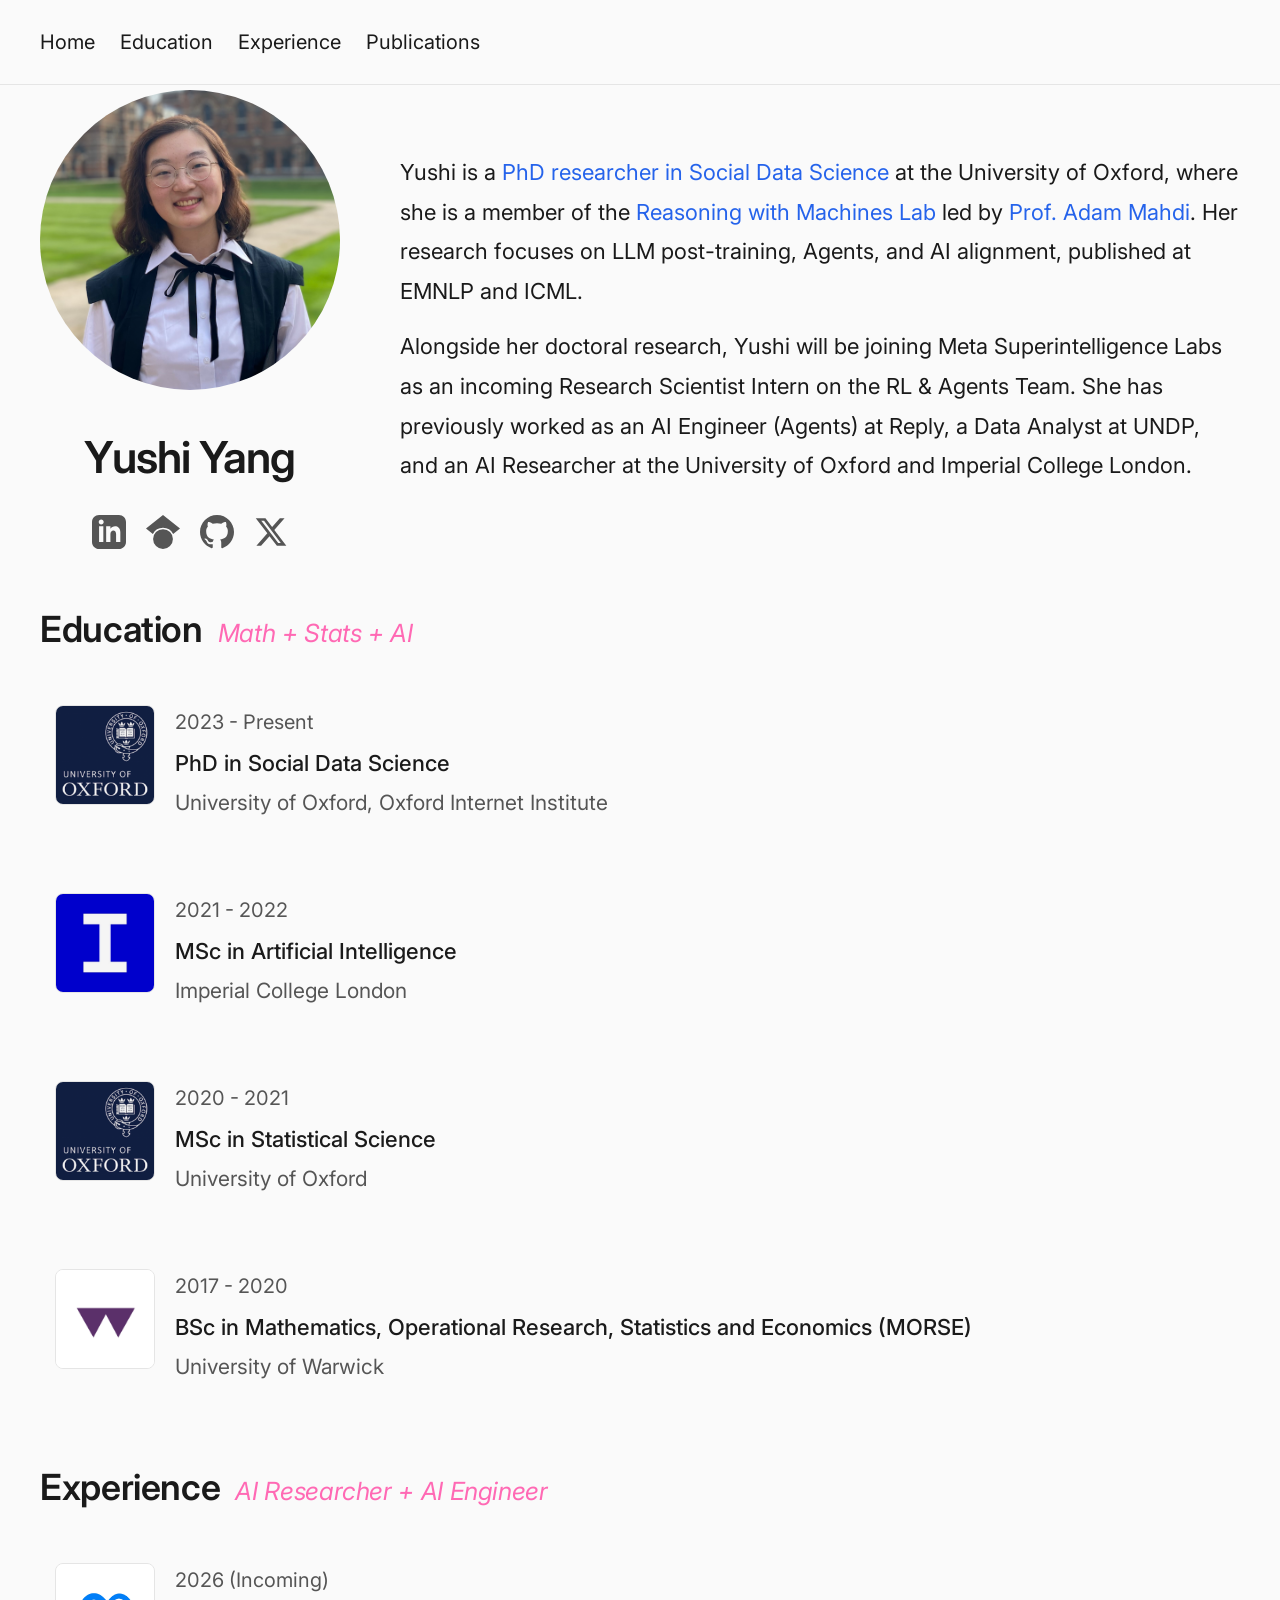
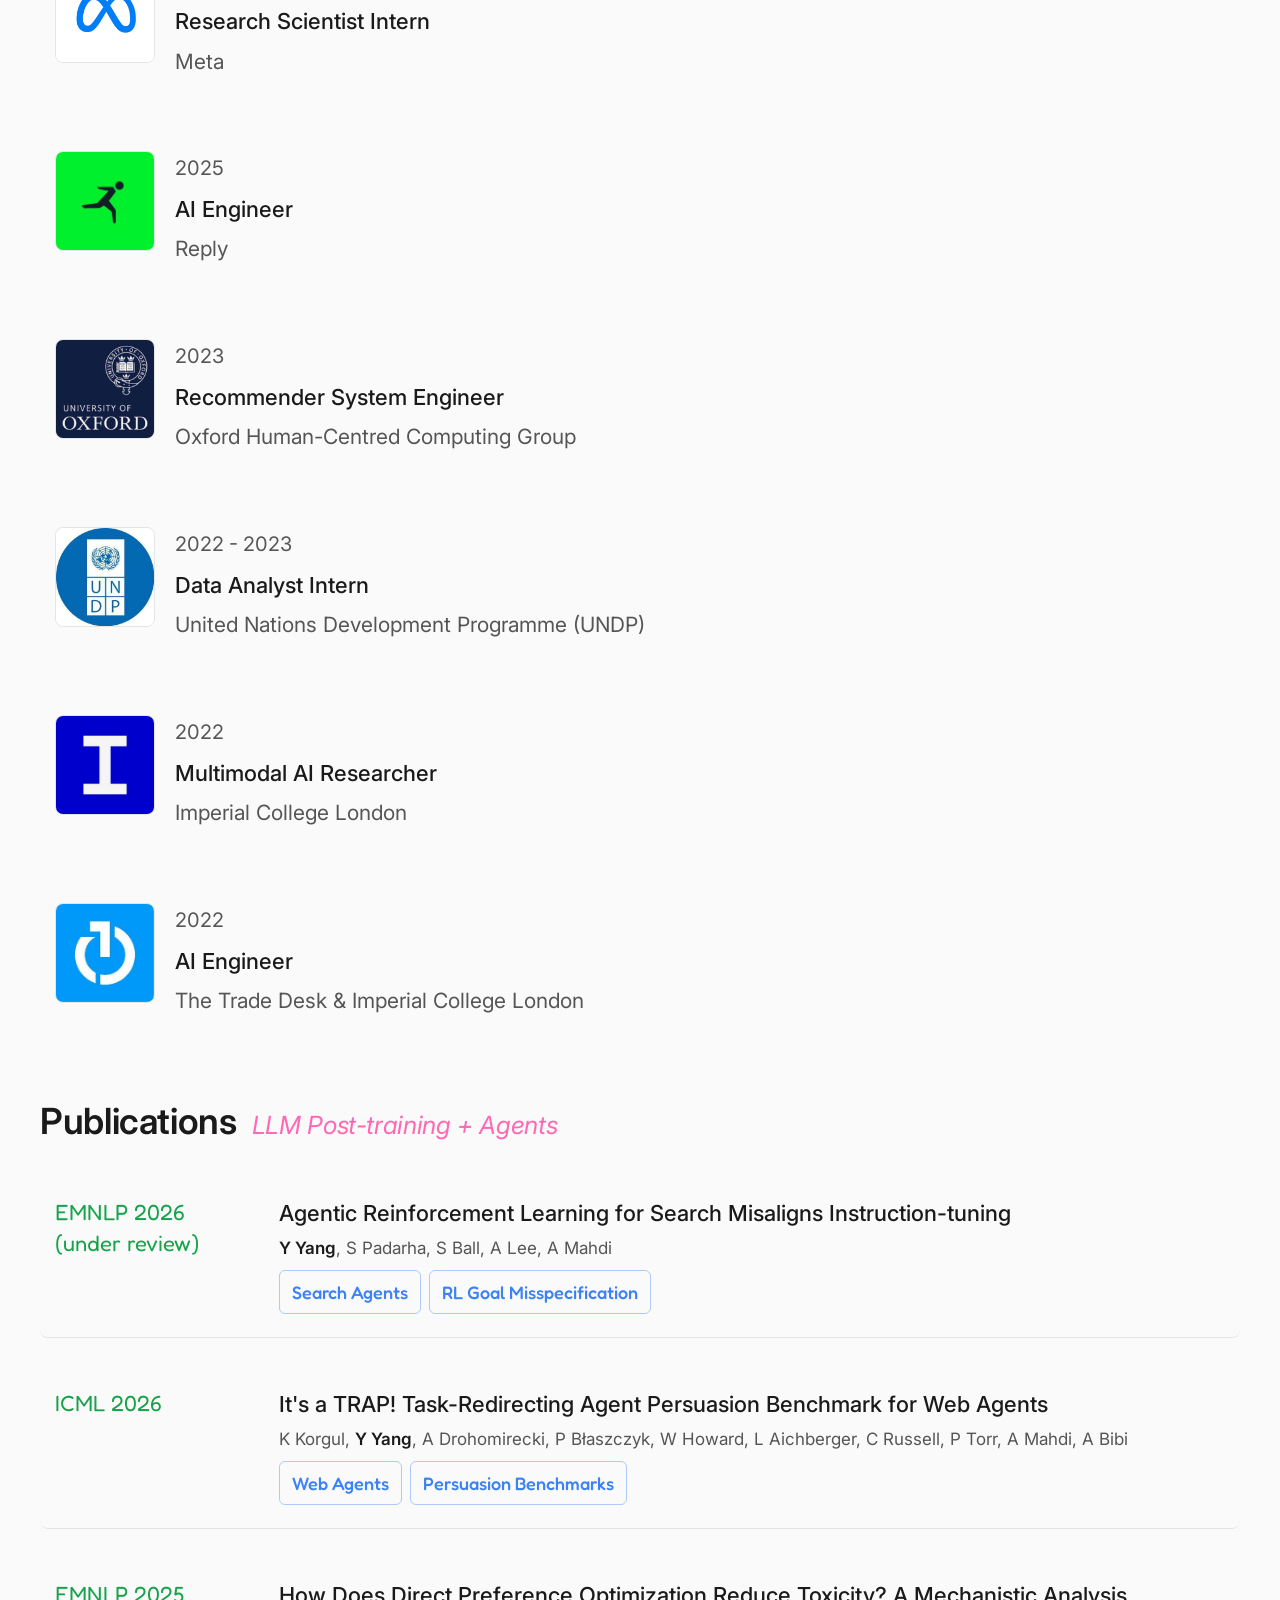
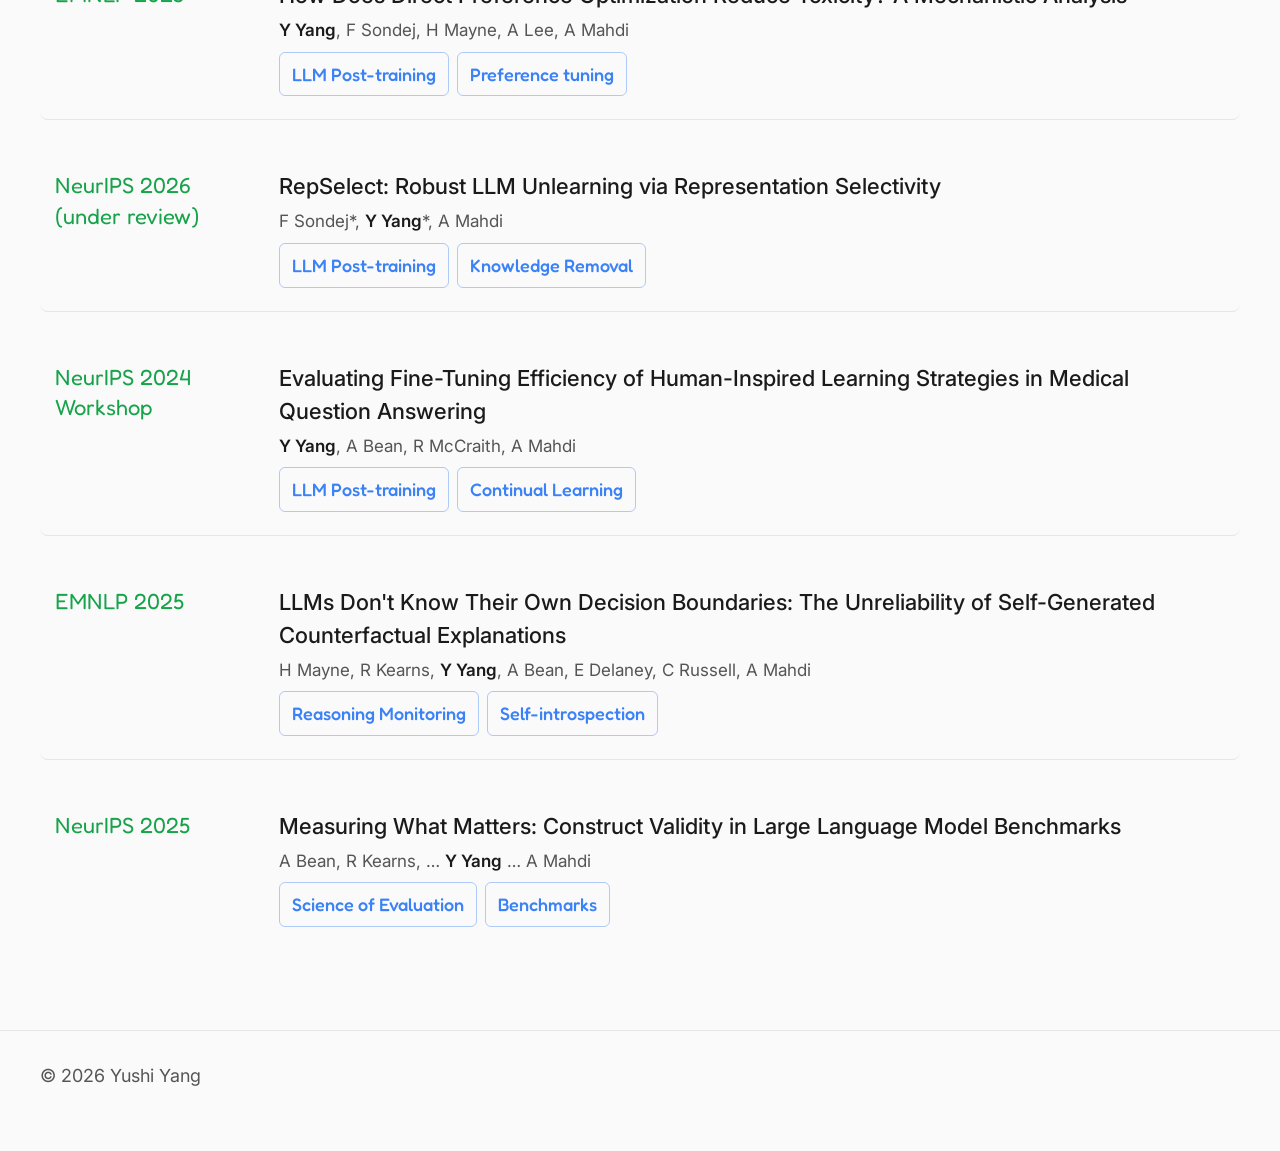
<file: index.html>
<!DOCTYPE html>
<html lang="en">
<head>
    <meta charset="UTF-8">
    <meta name="viewport" content="width=device-width, initial-scale=1.0">
    <title>Yushi Yang</title>
    <meta name="description" content="Yushi Yang - PhD student in Social Data Science at the Oxford Internet Institute, University of Oxford. Research in LLM post-training, agents, and technical AI safety.">
    <link rel="canonical" href="https://yushi-y.github.io/">
    <link rel="icon" type="image/png" href="favicon.png">
    <link rel="apple-touch-icon" href="favicon.png">
    <link rel="stylesheet" href="styles.css">
    <link rel="preconnect" href="https://fonts.googleapis.com">
    <link rel="preconnect" href="https://fonts.gstatic.com" crossorigin>
    <link href="https://fonts.googleapis.com/css2?family=Inter:wght@300;400;500;600;700&family=Fredoka:wght@400;500;600&display=swap" rel="stylesheet">
</head>
<body>
    <!-- Navigation Bar -->
    <nav class="navbar">
        <div class="nav-content">
            <div class="nav-links">
                <a href="#about">Home</a>
                <a href="#education">Education</a>
                <a href="#experience">Experience</a>
                <a href="#publications">Publications</a>
            </div>
        </div>
    </nav>

    <main class="container">
        <!-- Header Section with Profile and Summary -->
        <div class="header-section">
            <div class="profile-section">
                <!-- Profile Photo -->
                <div class="profile-photo">
                    <img src="profile.png" alt="Yushi Yang">
                </div>

                <!-- Name -->
                <h1 class="name">Yushi Yang</h1>

                <!-- Social Links -->
                <div class="social-links">
                    <a href="https://www.linkedin.com/in/yushiyang514/" target="_blank" aria-label="LinkedIn">
                        <svg width="28" height="28" viewBox="0 0 24 24" fill="currentColor">
                            <path d="M19 0h-14c-2.761 0-5 2.239-5 5v14c0 2.761 2.239 5 5 5h14c2.762 0 5-2.239 5-5v-14c0-2.761-2.238-5-5-5zm-11 19h-3v-11h3v11zm-1.5-12.268c-.966 0-1.75-.79-1.75-1.764s.784-1.764 1.75-1.764 1.75.79 1.75 1.764-.783 1.764-1.75 1.764zm13.5 12.268h-3v-5.604c0-3.368-4-3.113-4 0v5.604h-3v-11h3v1.765c1.396-2.586 7-2.777 7 2.476v6.759z"/>
                        </svg>
                    </a>
                    <a href="https://scholar.google.com/citations?user=9PnIwnYAAAAJ&hl=en" target="_blank" aria-label="Google Scholar">
                        <svg width="28" height="28" viewBox="0 0 24 24" fill="currentColor">
                            <path d="M12 24a7 7 0 1 1 0-14 7 7 0 0 1 0 14zm0-24L0 9.5l4.838 3.94A8 8 0 0 1 12 9a8 8 0 0 1 7.162 4.44L24 9.5z"/>
                        </svg>
                    </a>
                    <a href="https://github.com/Yushi-Y" target="_blank" aria-label="GitHub">
                        <svg width="28" height="28" viewBox="0 0 24 24" fill="currentColor">
                            <path d="M12 0c-6.626 0-12 5.373-12 12 0 5.302 3.438 9.8 8.207 11.387.599.111.793-.261.793-.577v-2.234c-3.338.726-4.033-1.416-4.033-1.416-.546-1.387-1.333-1.756-1.333-1.756-1.089-.745.083-.729.083-.729 1.205.084 1.839 1.237 1.839 1.237 1.07 1.834 2.807 1.304 3.492.997.107-.775.418-1.305.762-1.604-2.665-.305-5.467-1.334-5.467-5.931 0-1.311.469-2.381 1.236-3.221-.124-.303-.535-1.524.117-3.176 0 0 1.008-.322 3.301 1.23.957-.266 1.983-.399 3.003-.404 1.02.005 2.047.138 3.006.404 2.291-1.552 3.297-1.23 3.297-1.23.653 1.653.242 2.874.118 3.176.77.84 1.235 1.911 1.235 3.221 0 4.609-2.807 5.624-5.479 5.921.43.372.823 1.102.823 2.222v3.293c0 .319.192.694.801.576 4.765-1.589 8.199-6.086 8.199-11.386 0-6.627-5.373-12-12-12z"/>
                        </svg>
                    </a>
                    <a href="https://x.com/YushiYang0" target="_blank" aria-label="X">
                        <svg width="28" height="28" viewBox="0 0 24 24" fill="currentColor">
                            <path d="M18.244 2.25h3.308l-7.227 8.26 8.502 11.24H16.17l-5.214-6.817L4.99 21.75H1.68l7.73-8.835L1.254 2.25H8.08l4.713 6.231zm-1.161 17.52h1.833L7.084 4.126H5.117z"/>
                        </svg>
                    </a>
                </div>
            </div>

            <!-- Summary Section -->
            <div class="summary-section">
                <p class="intro-text">
                    Yushi is a <a href="https://www.oii.ox.ac.uk/people/profiles/yushi-yang/" target="_blank">PhD researcher in Social Data Science</a> at the University of Oxford, where she is a member of the <a href="https://oxrml.com/index.html" target="_blank">Reasoning with Machines Lab</a> led by <a href="https://www.oii.ox.ac.uk/people/profiles/adam-mahdi/" target="_blank">Prof. Adam Mahdi</a>. Her research focuses on LLM post-training, Agents, and AI alignment, published at EMNLP and ICML.
                </p>
                <p class="intro-text">
                    Alongside her doctoral research, Yushi will be joining Meta Superintelligence Labs as an incoming Research Scientist Intern on the RL & Agents Team. She has previously worked as an AI Engineer (Agents) at Reply, a Data Analyst at UNDP, and an AI Researcher at the University of Oxford and Imperial College London.
                </p>
            </div>
        </div>

        <!-- Education Section -->
        <section id="education" class="section">
            <h2><span class="section-title">Education</span><span class="section-hint">Math + Stats + AI</span></h2>
            <div class="timeline-item">
                <div class="timeline-logo">
                    <img src="logos/oxford.png" alt="Oxford">
                </div>
                <div class="timeline-content">
                    <p class="timeline-date">2023 - Present</p>
                    <p class="timeline-title">PhD in Social Data Science</p>
                    <p class="timeline-detail">University of Oxford, Oxford Internet Institute</p>
                    <p class="timeline-description">Oxford Internet Institute Scholarship for Exceptional Merit</p>
                </div>
            </div>
            <div class="timeline-item">
                <div class="timeline-logo">
                    <img src="logos/imperial.jpg" alt="Imperial">
                </div>
                <div class="timeline-content">
                    <p class="timeline-date">2021 - 2022</p>
                    <p class="timeline-title">MSc in Artificial Intelligence</p>
                    <p class="timeline-detail">Imperial College London</p>
                    <p class="timeline-description">Software Engineering Project Corporate Partnership Prize (87/100)</p>
                </div>
            </div>
            <div class="timeline-item">
                <div class="timeline-logo">
                    <img src="logos/oxford.png" alt="Oxford">
                </div>
                <div class="timeline-content">
                    <p class="timeline-date">2020 - 2021</p>
                    <p class="timeline-title">MSc in Statistical Science</p>
                    <p class="timeline-detail">University of Oxford</p>
                    <p class="timeline-description">Thesis Estimating Romania Modern Slavery Rates</p>
                </div>
            </div>
            <div class="timeline-item">
                <div class="timeline-logo">
                    <img src="logos/warwick.png" alt="Warwick">
                </div>
                <div class="timeline-content">
                    <p class="timeline-date">2017 - 2020</p>
                    <p class="timeline-title">BSc in Mathematics, Operational Research, Statistics and Economics (MORSE)</p>
                    <p class="timeline-detail">University of Warwick</p>
                    <p class="timeline-description">Academic Excellence Prizes 2018 & 2019 (Top 1% and 3%)</p>
                </div>
            </div>
        </section>

        <!-- Experience Section -->
        <section id="experience" class="section">
            <h2><span class="section-title">Experience</span><span class="section-hint">AI Researcher + AI Engineer</span></h2>
            <div class="timeline-item">
                <div class="timeline-logo">
                    <img src="logos/meta.webp" alt="Meta">
                </div>
                <div class="timeline-content">
                    <p class="timeline-date">2026 (Incoming)</p>
                    <p class="timeline-title">Research Scientist Intern</p>
                    <p class="timeline-detail">Meta</p>
                    <p class="timeline-description">RL & Agents Team at Meta Superintelligence Labs</p>
                </div>
            </div>
            <div class="timeline-item">
                <div class="timeline-logo">
                    <img src="logos/reply.jpg" alt="Reply">
                </div>
                <div class="timeline-content">
                    <p class="timeline-date">2025</p>
                    <p class="timeline-title">AI Engineer</p>
                    <p class="timeline-detail">Reply</p>
                    <p class="timeline-description">Develop multi-agent systems for automative, aviation, banking clients</p>
                </div>
            </div>
            <div class="timeline-item">
                <div class="timeline-logo">
                    <img src="logos/oxford.png" alt="Oxford">
                </div>
                <div class="timeline-content">
                    <p class="timeline-date">2023</p>
                    <p class="timeline-title">Recommender System Engineer</p>
                    <p class="timeline-detail">Oxford Human-Centred Computing Group</p>
                    <p class="timeline-description">Built collaborative filtering for movie recommendations on a decentralised data platform</p>
                </div>
            </div>
            <div class="timeline-item">
                <div class="timeline-logo">
                    <img src="logos/undp.jpg" alt="UNDP">
                </div>
                <div class="timeline-content">
                    <p class="timeline-date">2022 - 2023</p>
                    <p class="timeline-title">Data Analyst Intern</p>
                    <p class="timeline-detail">United Nations Development Programme (UNDP)</p>
                    <p class="timeline-description">Automated knowledge entity mapping on Microsoft Viva Topics for UN projects</p>
                </div>
            </div>
            <div class="timeline-item">
                <div class="timeline-logo">
                    <img src="logos/imperial.jpg" alt="Imperial">
                </div>
                <div class="timeline-content">
                    <p class="timeline-date">2022</p>
                    <p class="timeline-title">Multimodal AI Researcher</p>
                    <p class="timeline-detail">Imperial College London</p>
                    <p class="timeline-description">Trained visual-language models to classify viewer emotions to artworks</p>
                </div>
            </div>
            <div class="timeline-item">
                <div class="timeline-logo">
                    <img src="logos/tradedesk.jpg" alt="Trade Desk">
                </div>
                <div class="timeline-content">
                    <p class="timeline-date">2022</p>
                    <p class="timeline-title">AI Engineer</p>
                    <p class="timeline-detail">The Trade Desk & Imperial College London</p>
                    <p class="timeline-description">Built BERT-based Python package for brand sentiment analysis in public news deployed to AWS</p>
                </div>
            </div>
        </section>

        <!-- Publications Section -->
        <section id="publications" class="section">
            <h2><span class="section-title">Publications</span><span class="section-hint">LLM Post-training + Agents</span></h2>
            <a href="https://arxiv.org/abs/2510.17431" target="_blank" class="publication-item">
                <div class="publication-main">
                    <p class="publication-venue"><span class="venue-box">EMNLP 2026<br>(under review)</span></p>
                    <div class="publication-info">
                        <p class="publication-title">Agentic Reinforcement Learning for Search Misaligns Instruction-tuning</p>
                        <p class="publication-authors"><strong>Y Yang</strong>, S Padarha, S Ball, A Lee, A Mahdi</p>
                        <div class="publication-tags">
                            <span class="pub-tag">Search Agents</span>
                            <span class="pub-tag">RL Goal Misspecification</span>
                        </div>
                        <p class="publication-description">Agentic RL induces multi-step harmful searches, but a simple representation-aware RL penalty restores benign search behaviour.</p>
                        <img class="publication-figure" src="paper_figures/Agentic%20RL.png" alt="Agentic Reinforcement Learning for Search figure">
                    </div>
                </div>
            </a>
            <a href="https://arxiv.org/abs/2512.23128" target="_blank" class="publication-item">
                <div class="publication-main">
                    <p class="publication-venue"><span class="venue-box">ICML 2026</span></p>
                    <div class="publication-info">
                        <p class="publication-title">It's a TRAP! Task-Redirecting Agent Persuasion Benchmark for Web Agents</p>
                        <p class="publication-authors">K Korgul, <strong>Y Yang</strong>, A Drohomirecki, P Błaszczyk, W Howard, L Aichberger, C Russell, P Torr, A Mahdi, A Bibi</p>
                        <div class="publication-tags">
                            <span class="pub-tag">Web Agents</span>
                            <span class="pub-tag">Persuasion Benchmarks</span>
                        </div>
                        <p class="publication-description">Web agents can be hijacked to unreliably execute tasks on the web.</p>
                        <img class="publication-figure" src="paper_figures/TRAP.png" alt="It's a TRAP! figure">
                    </div>
                </div>
            </a>
            <a href="https://aclanthology.org/2025.emnlp-main.1501/" target="_blank" class="publication-item">
                <div class="publication-main">
                    <p class="publication-venue"><span class="venue-box">EMNLP 2025</span></p>
                    <div class="publication-info">
                        <p class="publication-title">How Does Direct Preference Optimization Reduce Toxicity? A Mechanistic Analysis</p>
                        <p class="publication-authors"><strong>Y Yang</strong>, F Sondej, H Mayne, A Lee, A Mahdi</p>
                        <div class="publication-tags">
                            <span class="pub-tag">LLM Post-training</span>
                            <span class="pub-tag">Preference tuning</span>
                        </div>
                        <p class="publication-description">DPO's preference tuning can be replicated training-free via activation editing in MLPs.</p>
                        <img class="publication-figure figure-90" src="paper_figures/DPO.png" alt="How Does DPO Reduce Toxicity figure">
                    </div>
                </div>
            </a>
            <a href="https://arxiv.org/abs/2509.11816" target="_blank" class="publication-item">
                <div class="publication-main">
                    <p class="publication-venue"><span class="venue-box">NeurIPS 2026<br>(under review)</span></p>
                    <div class="publication-info">
                        <p class="publication-title">RepSelect: Robust LLM Unlearning via Representation Selectivity</p>
                        <p class="publication-authors">F Sondej*, <strong>Y Yang</strong>*, A Mahdi</p>
                        <div class="publication-tags">
                            <span class="pub-tag">LLM Post-training</span>
                            <span class="pub-tag">Knowledge Removal</span>
                        </div>
                        <p class="publication-description">Restricting weight updates to forget-specific directions gives robust LLM knowledge removal.</p>
                        <img class="publication-figure figure-85" src="paper_figures/Unlearning.png" alt="RepSelect unlearning figure">
                    </div>
                </div>
            </a>
            <a href="https://arxiv.org/abs/2408.07888" target="_blank" class="publication-item">
                <div class="publication-main">
                    <p class="publication-venue"><span class="venue-box">NeurIPS 2024 Workshop</span></p>
                    <div class="publication-info">
                        <p class="publication-title">Evaluating Fine-Tuning Efficiency of Human-Inspired Learning Strategies in Medical Question Answering</p>
                        <p class="publication-authors"><strong>Y Yang</strong>, A Bean, R McCraith, A Mahdi</p>
                        <div class="publication-tags">
                            <span class="pub-tag">LLM Post-training</span>
                            <span class="pub-tag">Continual Learning</span>
                        </div>
                        <p class="publication-description">Curriculum learning in SFT improves medical QA accuracy by 2%</p>
                        <img class="publication-figure figure-95" src="paper_figures/curriculum.png" alt="Curriculum learning figure">
                    </div>
                </div>
            </a>
            <a href="https://aclanthology.org/2025.emnlp-main.1231.pdf" target="_blank" class="publication-item">
                <div class="publication-main">
                    <p class="publication-venue"><span class="venue-box">EMNLP 2025</span></p>
                    <div class="publication-info">
                        <p class="publication-title">LLMs Don't Know Their Own Decision Boundaries: The Unreliability of Self-Generated Counterfactual Explanations</p>
                        <p class="publication-authors">H Mayne, R Kearns, <strong>Y Yang</strong>, A Bean, E Delaney, C Russell, A Mahdi</p>
                        <div class="publication-tags">
                            <span class="pub-tag">Reasoning Monitoring</span>
                            <span class="pub-tag">Self-introspection</span>
                        </div>
                        <p class="publication-description">LLMs do not reliably self-predict the key determinants of their high-stakes decisions.</p>
                        <img class="publication-figure figure-85" src="paper_figures/counterfactual.png" alt="Counterfactual explanations figure">
                    </div>
                </div>
            </a>
            <a href="https://arxiv.org/abs/2511.04703" target="_blank" class="publication-item">
                <div class="publication-main">
                    <p class="publication-venue"><span class="venue-box">NeurIPS 2025</span></p>
                    <div class="publication-info">
                        <p class="publication-title">Measuring What Matters: Construct Validity in Large Language Model Benchmarks</p>
                        <p class="publication-authors">A Bean, R Kearns, … <strong>Y Yang</strong> … A Mahdi</p>
                        <div class="publication-tags">
                            <span class="pub-tag">Science of Evaluation</span>
                            <span class="pub-tag">Benchmarks</span>
                        </div>
                        <p class="publication-description">A wide range of LLM benchmarks do not measure what they claim.</p>
                        <img class="publication-figure" src="paper_figures/construct_validity.png" alt="Construct validity figure">
                    </div>
                </div>
            </a>
        </section>

    </main>

    <footer>
        <p>&copy; 2026 Yushi Yang</p>
    </footer>
</body>
</html>
</file>
<file: styles.css>
* {
    margin: 0;
    padding: 0;
    box-sizing: border-box;
}

:root {
    --bg-color: #fafafa;
    --text-color: #1a1a1a;
    --light-text: #555555;
    --link-color: #2563eb;
    --link-hover: #1d4ed8;
}

html {
    scroll-behavior: smooth;
}

body {
    font-family: 'Inter', -apple-system, BlinkMacSystemFont, 'Segoe UI', Roboto, sans-serif;
    line-height: 1.7;
    color: var(--text-color);
    background-color: var(--bg-color);
    font-size: 22px;
    padding-top: 90px;
    padding-bottom: 60px;
}

/* Navigation Bar */
.navbar {
    position: fixed;
    top: 0;
    left: 0;
    right: 0;
    background-color: var(--bg-color);
    border-bottom: 1px solid rgba(45, 45, 45, 0.1);
    padding: 25px 0;
    z-index: 1000;
}

.nav-content {
    max-width: 1300px;
    margin: 0 auto;
    padding: 0 40px;
    display: flex;
    justify-content: space-between;
    align-items: center;
}

.nav-links {
    display: flex;
    gap: 25px;
}

.nav-links a {
    color: var(--text-color);
    text-decoration: none;
    font-size: 20px;
    font-weight: 400;
    transition: color 0.2s ease;
}

.nav-links a:hover {
    color: var(--link-color);
}

.cv-button {
    background-color: var(--text-color);
    color: var(--bg-color);
    padding: 12px 24px;
    border-radius: 6px;
    text-decoration: none;
    font-size: 20px;
    font-weight: 500;
    transition: background-color 0.2s ease;
}

.cv-button:hover {
    background-color: var(--link-color);
}

/* Container */
.container {
    max-width: 1300px;
    margin: 0 auto;
    padding: 0 40px;
}

/* Header Section */
.header-section {
    display: flex;
    gap: 60px;
    align-items: center;
    margin-bottom: 50px;
}

.profile-section {
    flex-shrink: 0;
    display: flex;
    flex-direction: column;
    align-items: center;
}

.summary-section {
    flex: 1;
    display: flex;
    flex-direction: column;
    gap: 16px;
    justify-content: center;
    align-items: flex-start;
}

/* Profile Photo */
.profile-photo {
    width: 300px;
    height: 300px;
    margin: 0 0 30px 0;
    border-radius: 50%;
    overflow: hidden;
}

.profile-photo img {
    width: 100%;
    height: 100%;
    object-fit: cover;
}

/* Name */
.name {
    font-size: 44px;
    font-weight: 600;
    color: var(--text-color);
    margin-bottom: 20px;
    letter-spacing: -0.02em;
    text-align: center;
}

/* Social Links */
.social-links {
    display: flex;
    gap: 20px;
    justify-content: center;
}

.social-links a {
    color: var(--light-text);
    transition: color 0.2s ease;
    display: flex;
    align-items: center;
    justify-content: center;
}

.social-links a:hover {
    color: var(--text-color);
}

.social-links a svg {
    width: 34px;
    height: 34px;
}

/* Section */
.section {
    margin-bottom: 50px;
}

.section h2 {
    font-size: 36px;
    font-weight: 600;
    color: var(--text-color);
    margin-bottom: 30px;
    letter-spacing: -0.01em;
    position: relative;
    display: inline-block;
}

.section-title {
    display: inline-block;
}

.section-hint {
    opacity: 1;
    margin-left: 15px;
    font-size: 25px;
    font-weight: 400;
    color: #ff69b4;
    font-style: italic;
    transition: opacity 0.3s ease;
}

.section h2:hover .section-hint {
    opacity: 1;
}

.section-intro {
    font-size: 20px;
    line-height: 1.7;
    color: var(--light-text);
    margin-bottom: 30px;
}

/* Intro Text */
.intro-text {
    font-size: 22px;
    line-height: 1.8;
    color: var(--text-color);
    margin-bottom: 0;
}

.intro-text a {
    color: var(--link-color);
    text-decoration: none;
    transition: color 0.2s ease;
}

.intro-text a:hover {
    color: var(--link-hover);
}

/* Timeline Items (for Education and Positions) */
.timeline-item {
    display: flex;
    gap: 20px;
    margin-bottom: 35px;
    align-items: flex-start;
    padding: 15px;
    border-radius: 8px;
    transition: background-color 0.3s ease, transform 0.2s ease;
    cursor: pointer;
}

.timeline-item:hover {
    background-color: rgba(37, 99, 235, 0.05);
    transform: translateX(5px);
}

.timeline-item:last-child {
    margin-bottom: 0;
}

.timeline-logo {
    flex-shrink: 0;
    width: 100px;
    height: 100px;
    border-radius: 8px;
    overflow: hidden;
    background-color: #ffffff;
    border: 1px solid #e5e5e5;
    display: flex;
    align-items: center;
    justify-content: center;
    padding: 0;
}

.timeline-logo img {
    width: 100%;
    height: 100%;
    object-fit: cover;
}

.timeline-content {
    flex: 1;
}

.timeline-date {
    font-size: 20px;
    color: var(--light-text);
    margin-bottom: 6px;
    display: block;
}

.timeline-title {
    font-size: 22px;
    font-weight: 500;
    color: var(--text-color);
    margin-bottom: 4px;
    display: block;
}

.timeline-detail {
    font-size: 21px;
    color: var(--light-text);
    margin: 0;
    line-height: 1.6;
}

.timeline-description {
    font-family: 'Fredoka', 'Inter', sans-serif;
    font-size: 19px;
    color: #6ba3f0;
    margin-top: 8px;
    line-height: 1.6;
    opacity: 0;
    max-height: 0;
    overflow: hidden;
    transition: opacity 0.3s ease, max-height 0.3s ease, margin-top 0.3s ease;
}

.timeline-item:hover .timeline-description {
    opacity: 1;
    max-height: 100px;
    margin-top: 8px;
}

/* Award Items (no logos) */
.award-item {
    margin-bottom: 30px;
}

.award-item:last-child {
    margin-bottom: 0;
}

.award-item .timeline-date,
.award-item .timeline-title,
.award-item .timeline-detail {
    display: block;
}

.award-item .timeline-date {
    font-size: 20px;
    color: var(--light-text);
    margin-bottom: 6px;
}

.award-item .timeline-title {
    font-size: 22px;
    font-weight: 500;
    color: var(--text-color);
    margin-bottom: 4px;
}

.award-item .timeline-detail {
    font-size: 21px;
    color: var(--light-text);
    margin: 0;
    line-height: 1.6;
}

/* Publication Items */
.publication-item {
    display: block;
    text-decoration: none;
    color: inherit;
    margin-bottom: 35px;
    padding-bottom: 35px;
    border-bottom: 1px solid rgba(45, 45, 45, 0.1);
    padding: 15px;
    border-radius: 8px;
    transition: background-color 0.3s ease, transform 0.2s ease;
    cursor: pointer;
}

.publication-item:hover {
    background-color: rgba(37, 99, 235, 0.05);
    transform: translateX(5px);
}

.publication-item:last-child {
    border-bottom: none;
    padding-bottom: 15px;
    margin-bottom: 0;
}

.publication-main {
    display: flex;
    justify-content: flex-start;
    align-items: flex-start;
    gap: 24px;
}

.publication-tags {
    display: flex;
    flex-direction: row;
    flex-wrap: wrap;
    gap: 8px;
    margin-top: 8px;
}

.pub-tag {
    font-family: 'Fredoka', 'Inter', sans-serif;
    font-size: 18px;
    font-weight: 500;
    color: #3b82f6;
    background-color: transparent;
    border: 1px solid rgba(59, 130, 246, 0.4);
    padding: 6px 12px;
    border-radius: 6px;
    text-align: center;
}

.publication-info {
    flex: 1;
}

.publication-authors {
    font-size: 17px;
    color: var(--light-text);
    margin-top: 6px;
    line-height: 1.5;
}

.publication-authors strong {
    color: var(--text-color);
    font-weight: 600;
}

.publication-date {
    font-size: 20px;
    color: var(--light-text);
    margin-bottom: 8px;
    display: block;
}

.publication-title {
    font-size: 22px;
    font-weight: 500;
    color: var(--text-color);
    margin-bottom: 4px;
    line-height: 1.5;
    display: block;
}

.publication-venue {
    font-family: 'Fredoka', 'Inter', sans-serif;
    font-size: 22px;
    color: #16a34a;
    font-weight: 400;
    line-height: 1.4;
    flex-shrink: 0;
    width: 200px;
    margin: 0;
}

.venue-box {
    display: inline-block;
    text-align: left;
}

.publication-description {
    font-size: 19px;
    color: #ff8c42;
    line-height: 1.6;
    margin-top: 8px;
    font-style: italic;
    opacity: 0;
    max-height: 0;
    overflow: hidden;
    transition: opacity 0.3s ease, max-height 0.3s ease, margin-top 0.3s ease;
}

.publication-item:hover .publication-description {
    opacity: 1;
    max-height: 100px;
    margin-top: 8px;
}

.publication-figure {
    display: block;
    width: 100%;
    height: auto;
    border-radius: 8px;
    opacity: 0;
    max-height: 0;
    margin-top: 0;
    overflow: hidden;
    transition: opacity 0.3s ease, max-height 0.4s ease, margin-top 0.3s ease;
}

.publication-item:hover .publication-figure {
    opacity: 1;
    max-height: 2000px;
    margin-top: 16px;
}

.publication-figure.figure-90 {
    width: 90%;
}

.publication-figure.figure-85 {
    width: 85%;
}

.publication-figure.figure-95 {
    width: 95%;
}

.publication-links {
    display: flex;
    flex-direction: column;
    gap: 10px;
    flex-shrink: 0;
}

.pub-button {
    font-size: 16px;
    color: #ffffff;
    background-color: var(--link-color);
    text-decoration: none;
    padding: 10px 20px;
    border-radius: 6px;
    transition: background-color 0.2s ease, transform 0.1s ease;
    text-align: center;
    font-weight: 500;
    min-width: 100px;
}

.pub-button:hover {
    background-color: var(--link-hover);
    transform: translateY(-2px);
}

.pub-button.pdf {
    background-color: #808080;
}

.pub-button.pdf:hover {
    background-color: #666666;
}

.pub-button.github {
    background-color: #ff8c42;
}

.pub-button.github:hover {
    background-color: #ff7829;
}

/* Footer */
footer {
    margin-top: 80px;
    padding-top: 30px;
    border-top: 1px solid rgba(45, 45, 45, 0.1);
    text-align: left;
    max-width: 1300px;
    margin-left: auto;
    margin-right: auto;
    padding-left: 40px;
    padding-right: 40px;
}

footer p {
    color: var(--light-text);
    font-size: 18px;
}

/* Responsive Design */
@media (max-width: 768px) {
    body {
        padding-top: 70px;
        padding-bottom: 40px;
    }

    .nav-content {
        padding: 0 30px;
    }

    .nav-links {
        gap: 15px;
    }

    .nav-links a {
        font-size: 13px;
    }

    .cv-button {
        font-size: 13px;
        padding: 7px 14px;
    }

    .container {
        padding: 0 30px;
    }

    footer {
        padding-left: 30px;
        padding-right: 30px;
    }

    .name {
        font-size: 28px;
    }

    .profile-photo {
        width: 220px;
        height: 220px;
    }

    .publication-main {
        flex-direction: column;
        gap: 6px;
    }

    .publication-venue {
        width: auto;
        text-align: left;
    }
}

@media (max-width: 480px) {
    body {
        padding-top: 140px;
        padding-bottom: 30px;
    }

    .nav-content {
        flex-direction: column;
        gap: 12px;
        padding: 0 20px;
    }

    .nav-links {
        gap: 12px;
        flex-wrap: wrap;
        justify-content: center;
    }

    .nav-links a {
        font-size: 12px;
    }

    .cv-button {
        font-size: 12px;
        padding: 6px 12px;
    }

    .container {
        padding: 0 20px;
    }

    footer {
        padding-left: 20px;
        padding-right: 20px;
    }

    .name {
        font-size: 24px;
    }

    .profile-photo {
        width: 180px;
        height: 180px;
    }

    .section h2 {
        font-size: 18px;
    }
}
</file>
